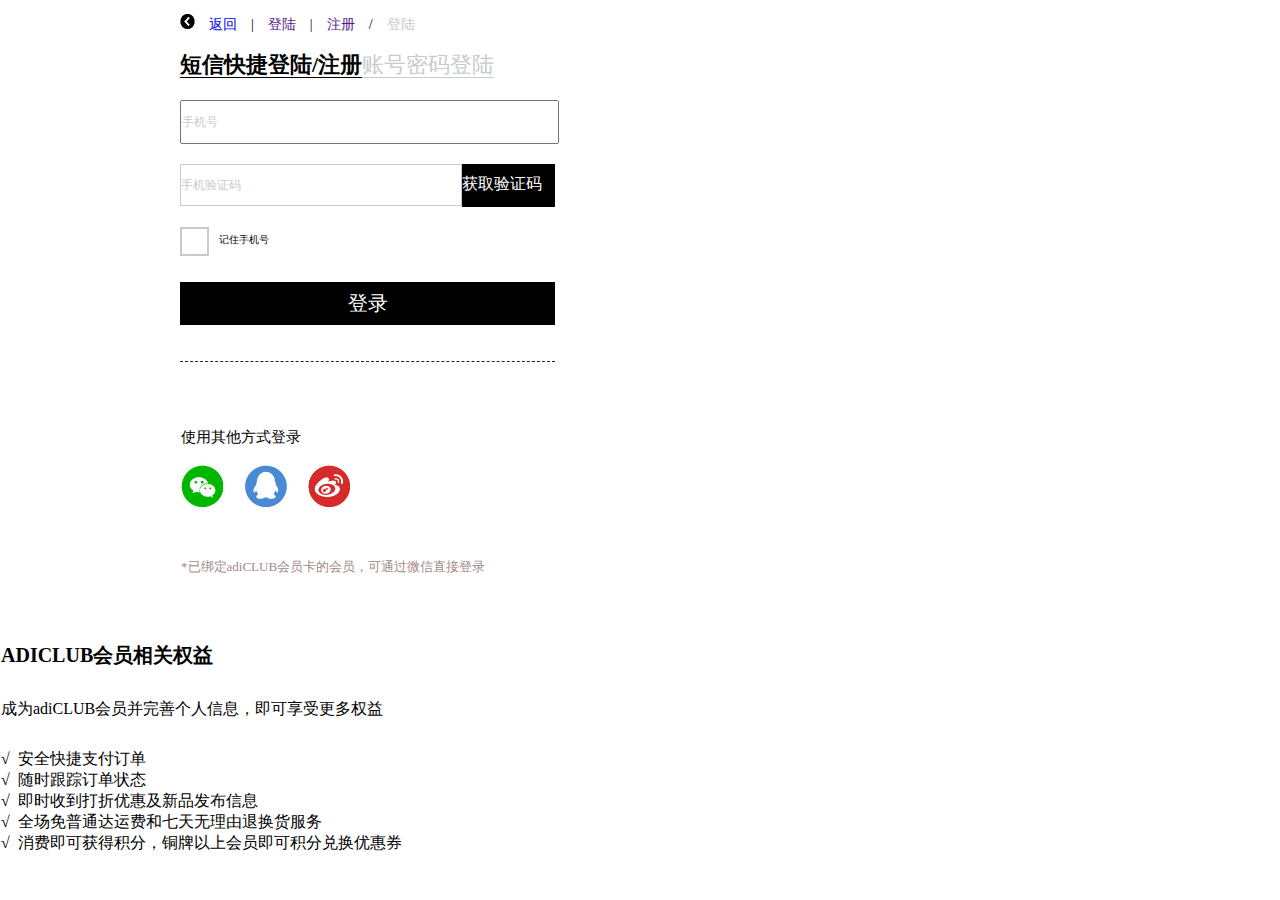
<file: denglu.html>
<!DOCTYPE html>
<html>
	<head>
		<meta charset="utf-8" />
		<title></title>
		<link rel="stylesheet" href="css/denglu.css" /> 
	</head>
	<body>
		<ol>
			<li>
		
		<div class="fanhui">
			<span><img src="img/阿迪达斯官方商城_files/123.jpg" alt=""></span>
			<span><a href="index.html">返回</a></span>
			<span>|</span>
			<span><a href="">登陆</a></span>
			<span>|</span>
			<span><a href="">注册</a></span>
			<span>/</span>
			<span class="bian">登陆</span>
		</div>
		<div class="biaodan">
			<div class="kuaijie">
				<p><span><b>短信快捷登陆/注册</b></span></p>
				<p><span>账号密码登陆</span></p>
				 <input type="text" name="username" value="手机号" /><br />
				<span class="shou">手机验证码</span><span class="huo">获取验证码</span>
				<p class="duigou"></p><p class="phone">记住手机号</p>
				 
			</div>
			<div class="lu">登录</div>
		</div>
		<div class="wei">
			<ul>
				<li>使用其他方式登录</li>
				<li><img src="img/阿迪达斯官方商城_files/wei.jpg" alt=""></li>
				<li>*已绑定adiCLUB会员卡的会员，可通过微信直接登录</li>
			</ul>
		</div>
		</li>
		<li>
			<ul>
				<li><b>ADICLUB会员相关权益</b></li>
				<li>成为adiCLUB会员并完善个人信息，即可享受更多权益</li>
				<li><b>√</b>&nbsp&nbsp安全快捷支付订单</li>
				<li><b>√</b>&nbsp&nbsp随时跟踪订单状态</li>
				<li><b>√</b>&nbsp&nbsp即时收到打折优惠及新品发布信息</li>
				<li><b>√</b>&nbsp&nbsp全场免普通达运费和七天无理由退换货服务</li>
				<li><b>√</b>&nbsp&nbsp消费即可获得积分，铜牌以上会员即可积分兑换优惠券</li>
			</ul>
		</li>
		</ul>
		
	</body>
</html>
</file>
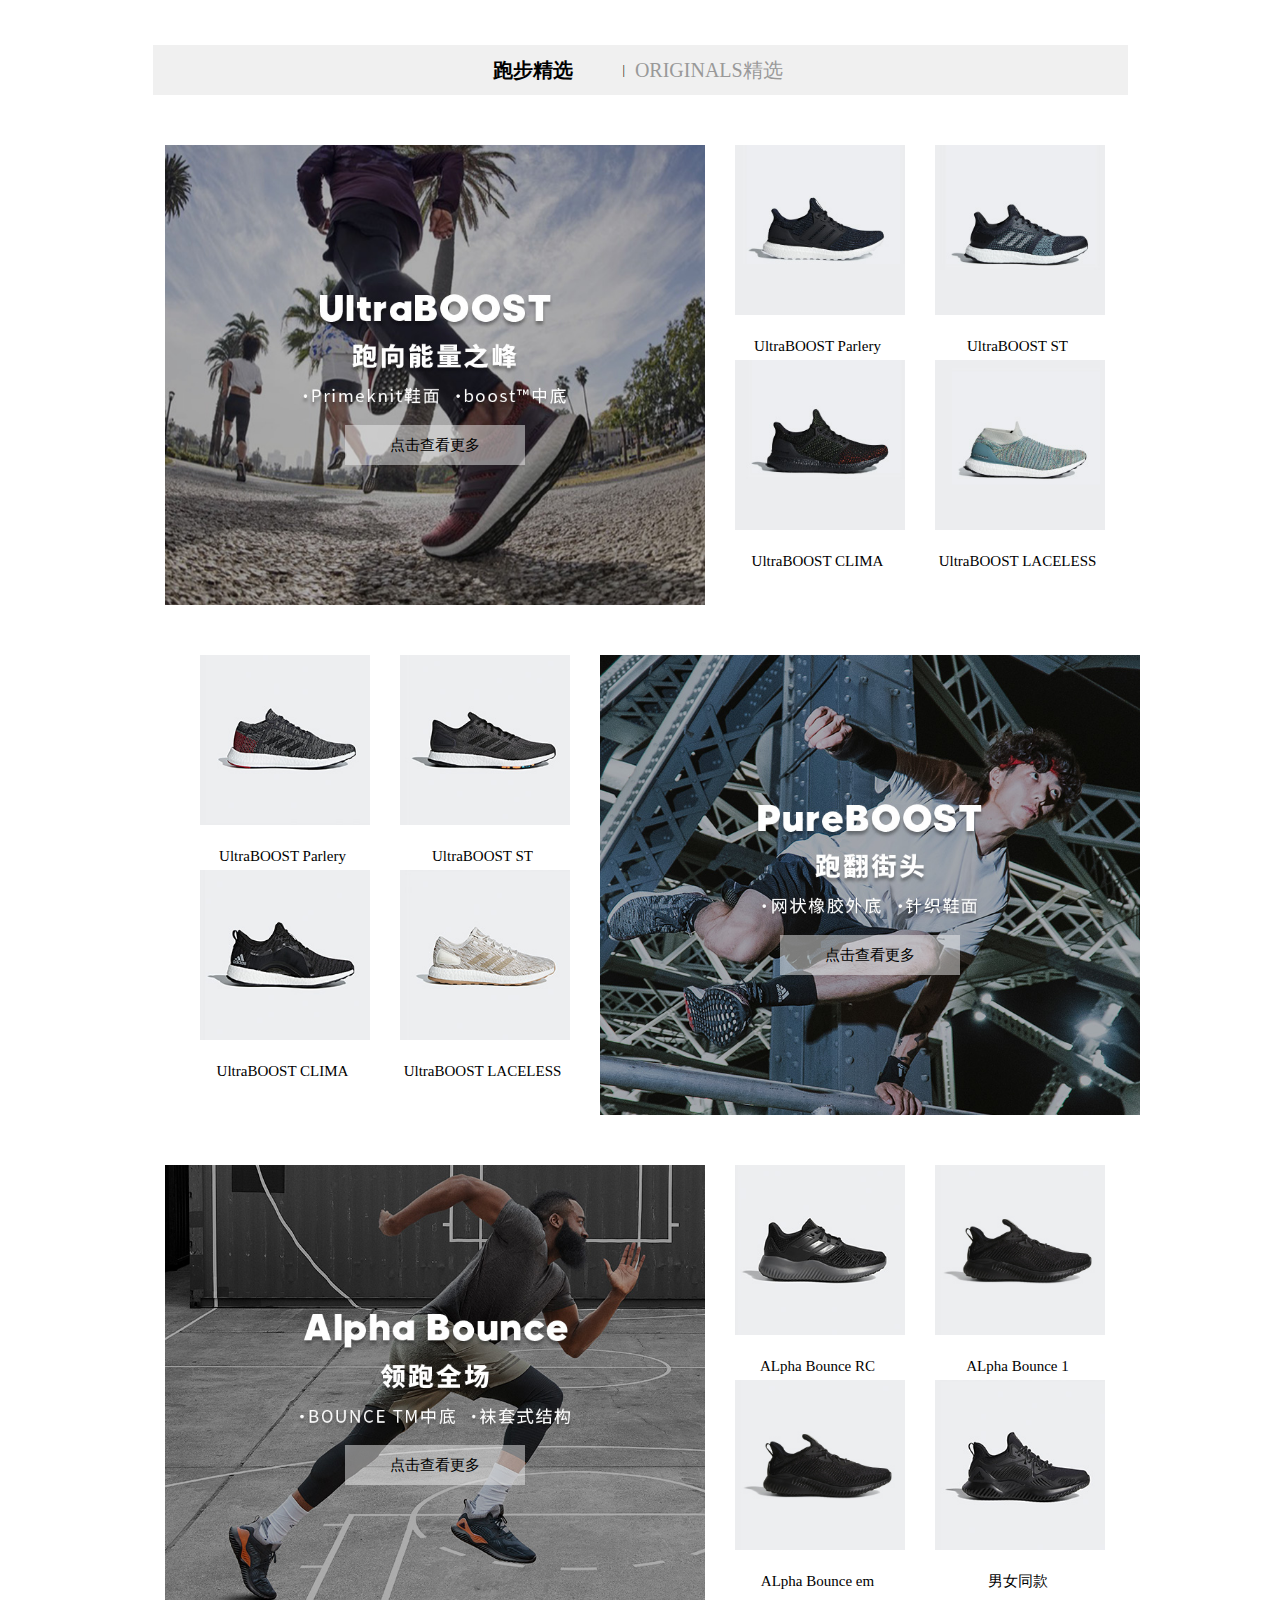
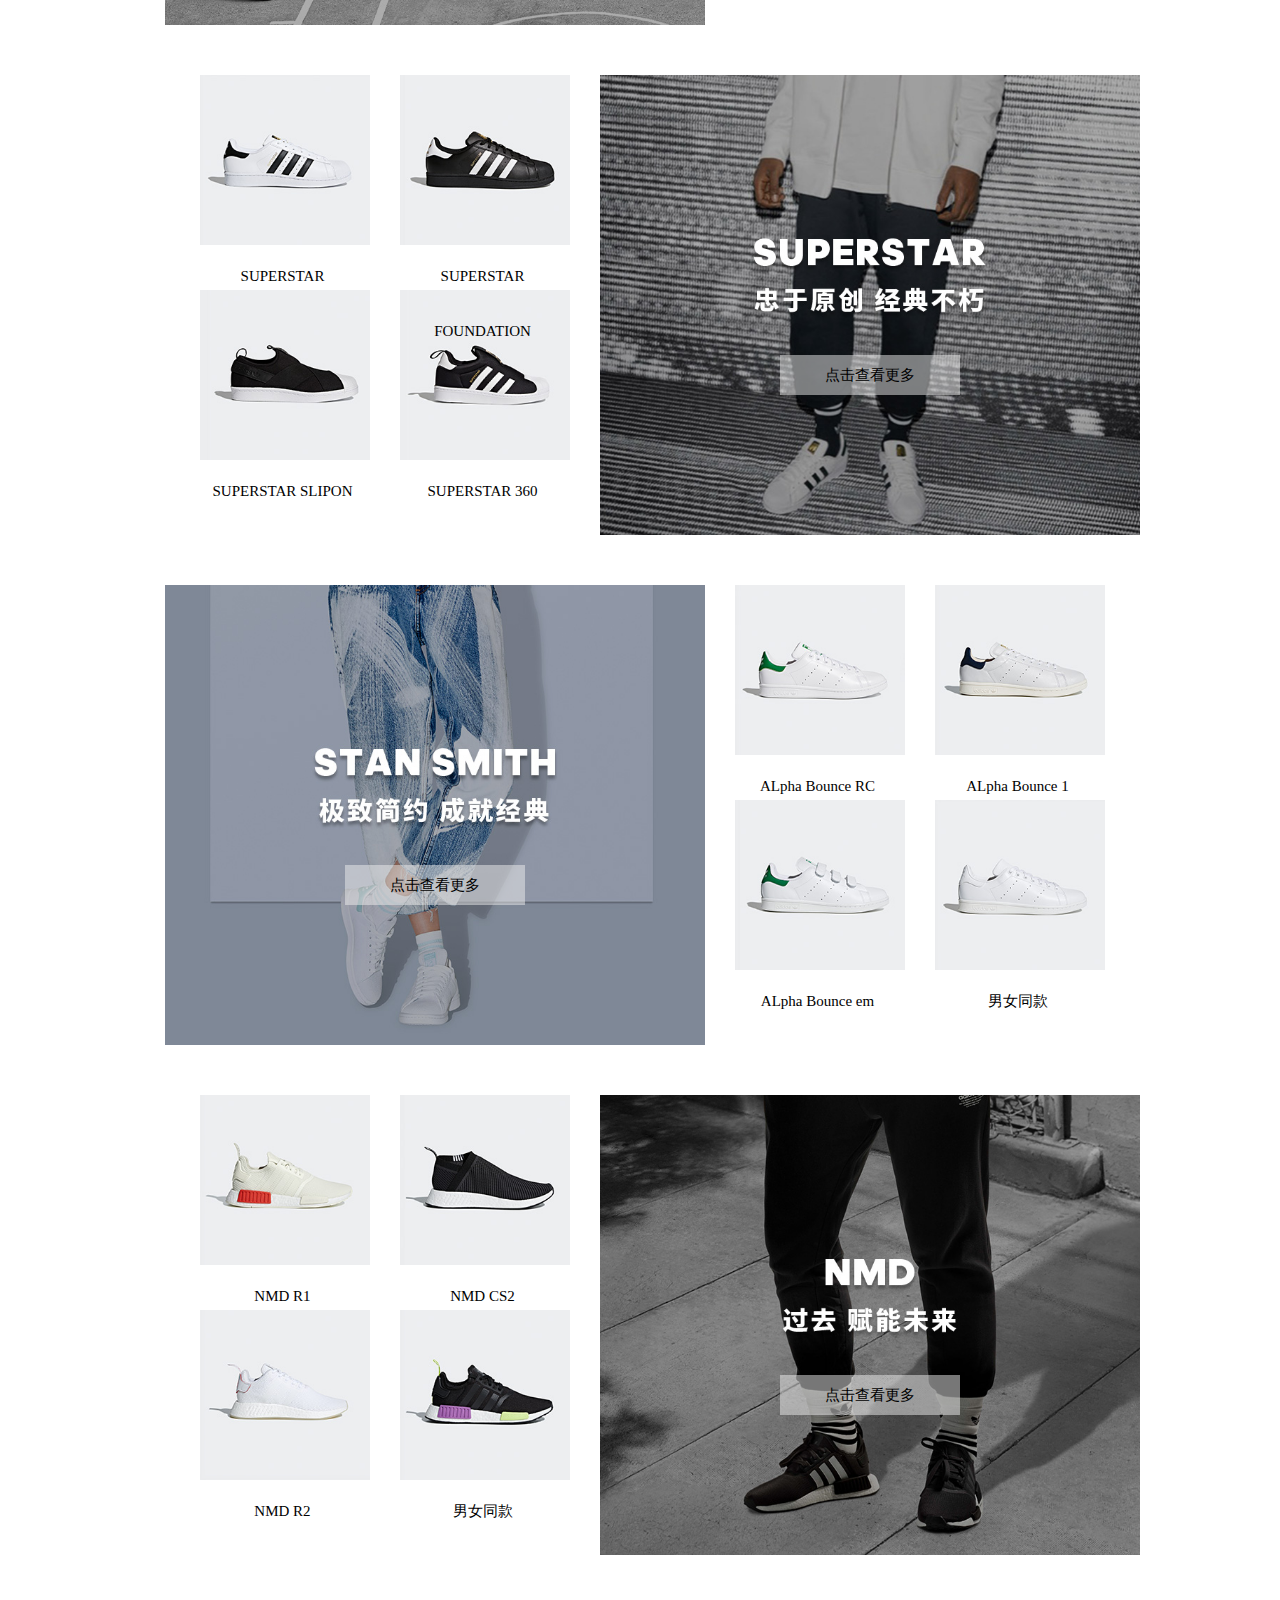
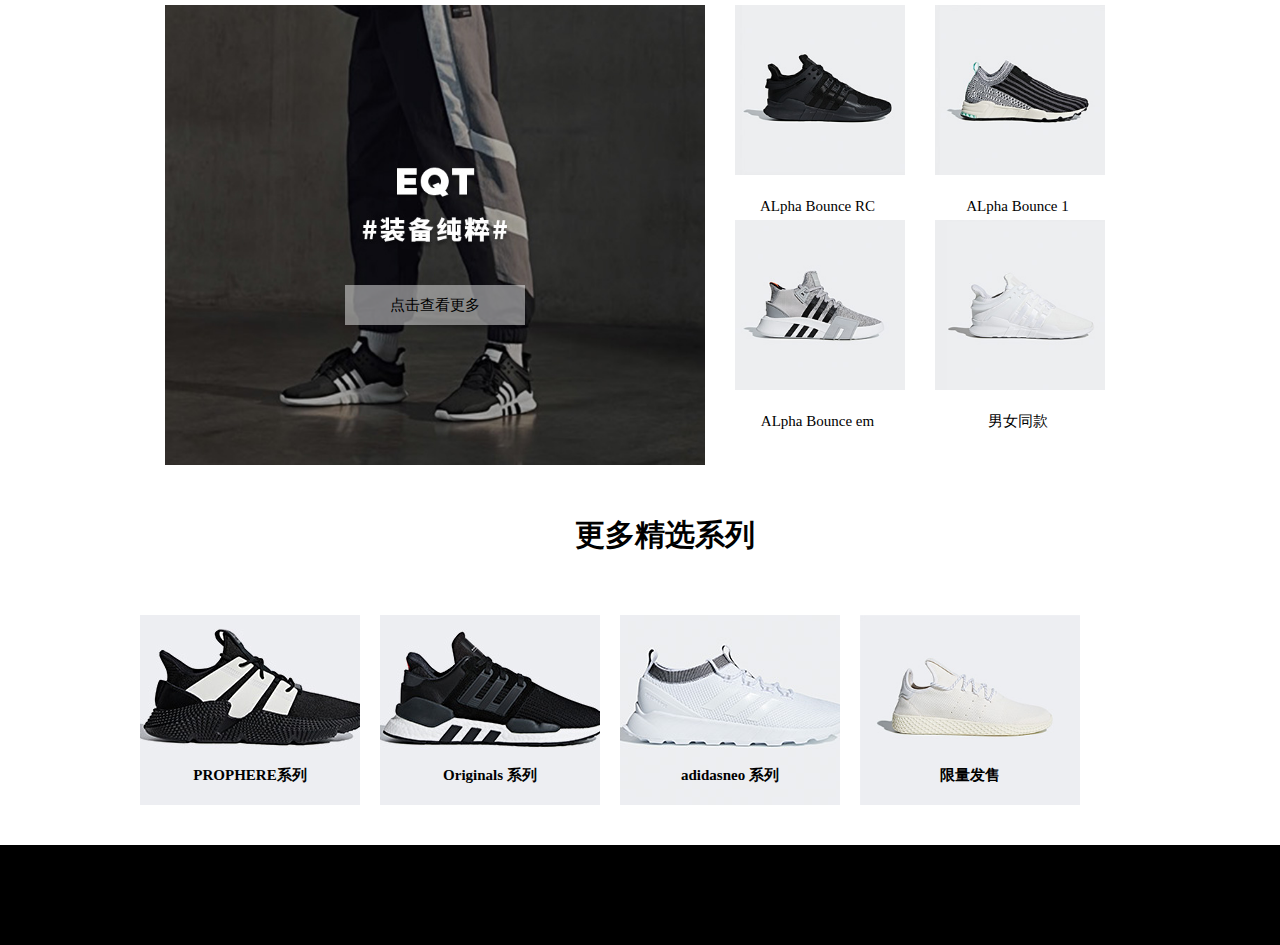
<file: jingxuan.html>
<!DOCTYPE html>
<html>
	<head>
		<meta charset="UTF-8">
		<title></title>
		<link rel="stylesheet" href="css/jingxuan.css" />
	</head>
	<body>
		<div class="kuang">
			<p>跑步精选</p>
			<p>|</p>
			<p>ORIGINALS精选</p>
		</div>
		<div class="boost">
			<ul>
			<li><span>点击查看更多</span></li>
			</ul>
			<ul>
				<li>
				<img src="img/阿迪达斯官方商城_files/jing2.jpg"alt="">
				<p>UltraBOOST Parlery</p>
				
				</li>
				<li>
					<img src="img/阿迪达斯官方商城_files/jing3.jpg"alt="">
				<p>UltraBOOST ST</p>
				</li>
				<li>
					<img src="img/阿迪达斯官方商城_files/jing4.jpg"alt="">
				<p>UltraBOOST CLIMA</p>
				</li>
				<li>
					<img src="img/阿迪达斯官方商城_files/jing5.jpg"alt="">
				<p>UltraBOOST LACELESS</p>
				</li>
			</ul>
		</div>
		<div class="jietou">
			<ul>
				<li>
				<img src="img/阿迪达斯官方商城_files/jing6.jpg"alt="">
				<p>UltraBOOST Parlery</p>
				
				</li>
				<li>
					<img src="img/阿迪达斯官方商城_files/jing7.jpg"alt="">
				<p>UltraBOOST ST</p>
				</li>
				<li>
					<img src="img/阿迪达斯官方商城_files/jing8.jpg"alt="">
				<p>UltraBOOST CLIMA</p>
				</li>
				<li>
					<img src="img/阿迪达斯官方商城_files/jing9.jpg"alt="">
				<p>UltraBOOST LACELESS</p>
				</li>
			</ul>
			<ul>
			<li><span>点击查看更多</span></li>
			</ul>
			<ul>
		</div>
		<div class="quan">
			<ul>
			<li><span>点击查看更多</span></li>
			</ul>
			<ul>
				<li>
				<img src="img/阿迪达斯官方商城_files/jing12.jpg"alt="">
				<p>ALpha Bounce RC</p>
				
				</li>
				<li>
					<img src="img/阿迪达斯官方商城_files/jing13.jpg"alt="">
				<p>ALpha Bounce 1</p>
				</li>
				<li>
					<img src="img/阿迪达斯官方商城_files/jing14.jpg"alt="">
				<p>ALpha Bounce em</p>
				</li>
				<li>
					<img src="img/阿迪达斯官方商城_files/jing15.jpg"alt="">
				<p>男女同款</p>
				</li>
			</ul>
		</div>
		<div class="beike">
			<ul>
				<li>
				<img src="img/阿迪达斯官方商城_files/jing16.jpg"alt="">
				<p>SUPERSTAR</p>
				
				</li>
				<li>
					<img src="img/阿迪达斯官方商城_files/jing17.jpg"alt="">
				<p>SUPERSTAR FOUNDATION</p>
				</li>
				<li>
					<img src="img/阿迪达斯官方商城_files/jing18.jpg"alt="">
				<p>SUPERSTAR SLIPON</p>
				</li>
				<li>
					<img src="img/阿迪达斯官方商城_files/jing19.jpg"alt="">
				<p>SUPERSTAR 360</p>
				</li>
			</ul>
			<ul>
			<li><span>点击查看更多</span></li>
			</ul>
			<ul>
		</div>
		<div class="jian">
			<ul>
			<li><span>点击查看更多</span></li>
			</ul>
			<ul>
				<li>
				<img src="img/阿迪达斯官方商城_files/jing22.jpg"alt="">
				<p>ALpha Bounce RC</p>
				
				</li>
				<li>
					<img src="img/阿迪达斯官方商城_files/jing23.jpg"alt="">
				<p>ALpha Bounce 1</p>
				</li>
				<li>
					<img src="img/阿迪达斯官方商城_files/jing24.jpg"alt="">
				<p>ALpha Bounce em</p>
				</li>
				<li>
					<img src="img/阿迪达斯官方商城_files/jing25.jpg"alt="">
				<p>男女同款</p>
				</li>
			</ul>
		</div>
		<div class="nmd">
			<ul>
				<li>
				<img src="img/阿迪达斯官方商城_files/jing26.jpg"alt="">
				<p>NMD R1</p>
				
				</li>
				<li>
					<img src="img/阿迪达斯官方商城_files/jing27.jpg"alt="">
				<p>NMD CS2</p>
				</li>
				<li>
					<img src="img/阿迪达斯官方商城_files/jing28.jpg"alt="">
				<p>NMD R2</p>
				</li>
				<li>
					<img src="img/阿迪达斯官方商城_files/jing29.jpg"alt="">
				<p>男女同款</p>
				</li>
			</ul>
			<ul>
			<li><span>点击查看更多</span></li>
			</ul>
			<ul>
		</div>
		<div class="eqt">
			<ul>
			<li><span>点击查看更多</span></li>
			</ul>
			<ul>
				<li>
				<img src="img/阿迪达斯官方商城_files/jing32.jpg"alt="">
				<p>ALpha Bounce RC</p>
				
				</li>
				<li>
					<img src="img/阿迪达斯官方商城_files/jing33.jpg"alt="">
				<p>ALpha Bounce 1</p>
				</li>
				<li>
					<img src="img/阿迪达斯官方商城_files/jing34.jpg"alt="">
				<p>ALpha Bounce em</p>
				</li>
				<li>
					<img src="img/阿迪达斯官方商城_files/jing35.jpg"alt="">
				<p>男女同款</p>
				</li>
			</ul>
		</div>
		<div class="xilie">
			<p>更多精选系列</p>
		</div>
		<div class="fenlei">
			<ul>
			<li><p>PROPHERE系列</p></li>
			<li><p>Originals 系列</p></li>
			<li><p>adidasneo 系列</p></li>
			<li><p>限量发售</p></li>
			</ul>
		</div>
		<div class="flood"></div>
	</body>
</html>
</file>
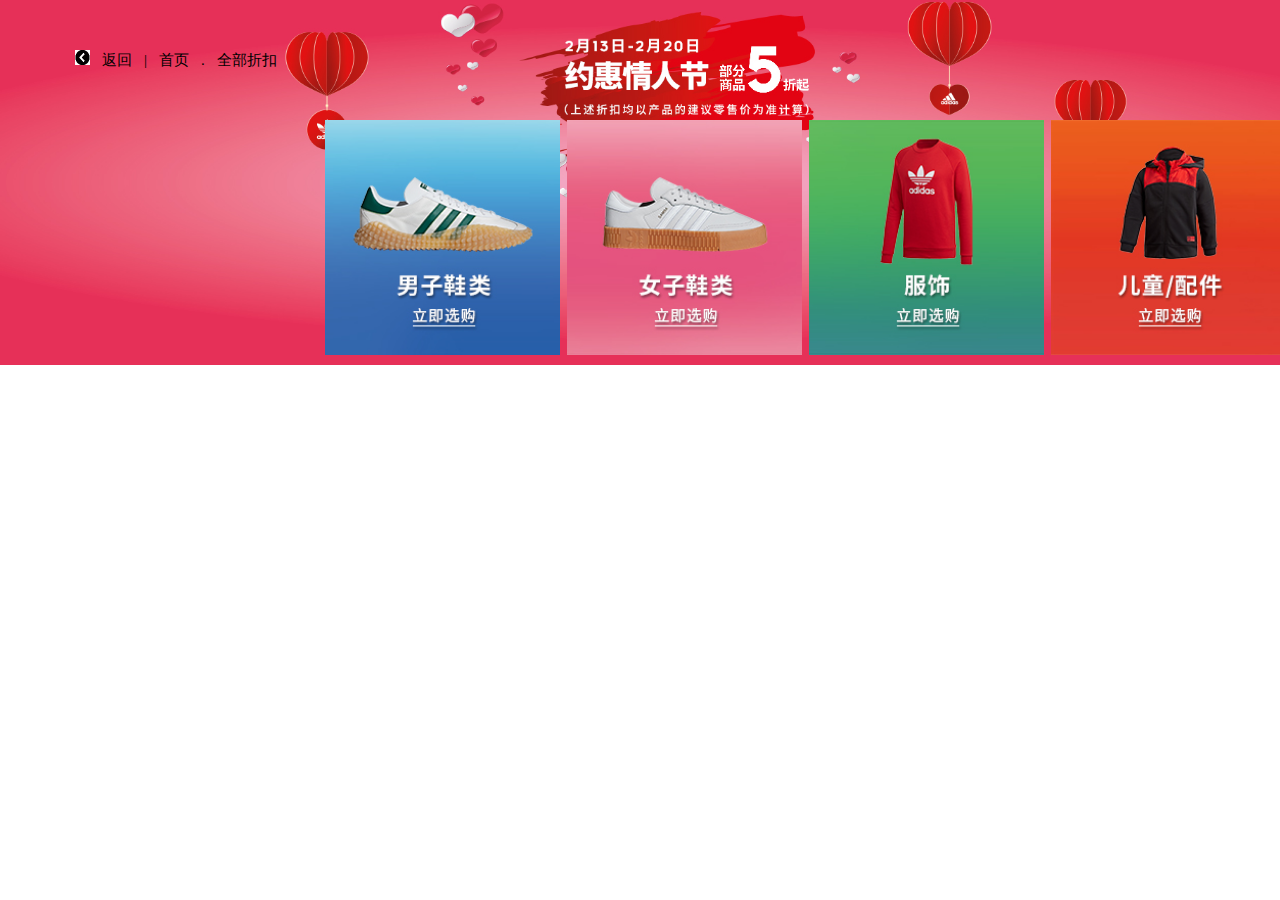
<file: shangpin.html>
<!DOCTYPE html>
<html>
	<head>
		<meta charset="UTF-8">
		<title></title>
		<link rel="stylesheet" href="css/shangpin.css" />
	</head>
	<body>
		<div class="datu">
		<div class="fanhui">
			<span><a href="adidas.html"><img src="img/阿迪达斯官方商城_files/123.jpg"></a></span>
			<span>返回</span>
			<span>|</span>
			<span><a href="adidas.html">首页</a></span>
			<span>.</span>
			<span>全部折扣</span>
		</div>
		<div class="caidan">
			<ul>
				<li></li>
				<li></li>
				<li></li>
				<li></li>
			</ul>
		</div>
		</div>
		
	</body>
</html>
</file>
<file: css/denglu.css>
* {
						margin: 0;
						padding: 0;
					}
					a{text-decoration: none;}
					li{list-style:none;}
					ol li{
						float:left;
						width:670px;
						
					}
					.fanhui{
						width:1350px;
						height:50px;
					}
					.fanhui span{
						padding-left:10px;
						font-size:14px;
						line-height:50px;
						
					}
					.fanhui span:nth-child(1){
						padding-left:180px;
					}
					.fanhui span img{
						display:inline-block;
						width:15px;
						height:15px;
					}
					.fanhui .bian{
						color:#C8CBCC;
					}
					.biaodan {
						box-sizing: border-box;
						border-bottom:1px dashed #232323;
						margin-left:180px;
						width:375px;
						height:312px;
					}
					.biaodan .kuaijie p{
						font-size:22px;
						float:left;
					}
					.biaodan .kuaijie p:nth-child(1) span{
						border-bottom:1px solid #000;
					}
					.biaodan .kuaijie p:nth-child(2) span{
						color:#c8cbcc;
						border-bottom: 1px solid #c8cbcc;
					}
					.biaodan .kuaijie input{
						width:375px;
						height:40px;
						margin-top:20px;
						font-size:12px;
						color:#C8CBCC;
					}
					.biaodan .kuaijie .shou{
						display: inline-block;
						width:280px;
						height:40px;
						border:1px solid #c8cbcc;
						font-size:12px;
						color:#C8CBCC;
						line-height:40px;
						margin-top:20px;
					}
					.biaodan .kuaijie .huo{
						background:#000000;
						color:#FFFFFF;
						width:93px;
						height:43px;
						line-height:40px;
						display:inline-block;
					}
					.biaodan .kuaijie .duigou{
						width:25px;
						height:25px;
						border:2px solid #C8CBCC;
						margin-top:20px;
					}
					.biaodan .kuaijie .phone{
						height:25px;
						font-size:10px;
						padding-left:10px;
						line-height: 25px;
						padding-top:20px;
					}
					.biaodan  .lu{
						margin-top:75px;
						width:375px;
						height:43px;
						background: #000000;
						font-size:20px;
						line-height:43px;
						color:#FFFFFF;
						text-align: center;
					}
					.wei{
						margin-left:180px;
					}
					.wei ul li:nth-child(1){
						font-size:15px;
						line-height: 50px;
					}
					.wei ul li:nth-child(2) img{
						width:170px;
						height:44px;
					}
					.wei ul li:nth-child(3){
						font-size:13px;
						color:#a38a88;
						line-height:50px;
					}
					ol li ul {
						margin-top:50px;
						border-left:1px solid #000000;
					}
					ol li ul li{
						box-sizing: border-box;
					}
					ol li ul li:nth-child(1){
						font-size:20px;
					}
					ol li ul li:nth-child(2){
						line-height:80px;
					}
</file>
<file: css/jingxuan.css>
*{
						margin:0;
						padding:0;
					}
					li{
						list-style:none;
					}
					.kuang{
						width:975px;
						height:50px;
						margin:45px auto;
						background:#f0f0f0;
					}
					.kuang p{
						float:left;
						line-height:50px;
					}
					.kuang p:nth-of-type(1){
						font-size:20px;
						font-weight:800;
						margin-left:340px;
						margin-right:50px;
					}
					.kuang p:nth-of-type(2){
						font-size:12px;
						margin-right:10px;
					}
					.kuang p:nth-of-type(3){
						font-size:20px;
						color:#999999;
					}
					.boost{
						width:950px;
						height:460px;
						margin:50px auto;
					}
					.boost ul{
						float:left;						
					}
					.boost ul:nth-of-type(1){
						background:url(../img/阿迪达斯官方商城_files/jing1.jpg) no-repeat center;
						background-size:100% 100%;
						width:540px;
						height:460px;
					}
					.boost ul:nth-of-type(1) li{
						width:180px;
						height:40px;
						font-size:15px;
						line-height:40px;
						text-align:center;
						background:rgba(238,237,238,0.5);
						margin-top:280px;
						margin-left:180px;
					}
					.boost ul:nth-of-type(1) li:hover{
						color:#999999;
					}
					.boost ul:nth-of-type(2){
						width:400px;
						height:460px;
					}
					.boost ul:nth-of-type(2) li{
						float:left;
						width:170px;
						height:215px;
						margin-left:30px;
					}
					.boost ul:nth-of-type(2) li img{
						width:170px;
						height:170px;
					}
					.boost ul:nth-of-type(2) li p{
						font-size:15px;
						width:165px;
						height:55px;
						line-height:55px;
						text-align: center;
						position:absolute;
					}
					.jietou{
					   width:1000px;
						height:460px;
						margin:50px auto;
					}
					.jietou ul{
						float:left;
					}
					.jietou ul:nth-of-type(1){
						width:400px;
						height:460px;
						margin-left:30px;
					}
					.jietou ul:nth-of-type(1) li{
						float:left;
						width:170px;
						height:215px;
						margin-left:30px;
					}
					.jietou ul:nth-of-type(1) li img{
						width:170px;
						height:170px;
					}
					.jietou ul:nth-of-type(1) li p{
						font-size:15px;
						width:165px;
						height:55px;
						line-height:55px;
						text-align: center;
						position:absolute;
					}
					.jietou ul:nth-of-type(2){
						background:url(../img/阿迪达斯官方商城_files/jing10.jpg) no-repeat center;
						background-size:100% 100%;
						width:540px;
						height:460px;
						margin-left:30px;
					}
					.jietou ul:nth-of-type(2) li{
						width:180px;
						height:40px;
						font-size:15px;
						line-height:40px;
						text-align:center;
						background:rgba(238,237,238,0.5);
						margin-top:280px;
						margin-left:180px;
					}
					.jietou ul:nth-of-type(2) li:hover{
						color:#999999;
					}
						.quan{
						width:950px;
						height:460px;
						margin:50px auto;
					}
					.quan ul{
						float:left;						
					}
					.quan ul:nth-of-type(1){
						background:url(../img/阿迪达斯官方商城_files/jing11.jpg) no-repeat center;
						background-size:100% 100%;
						width:540px;
						height:460px;
					}
					.quan ul:nth-of-type(1) li{
						width:180px;
						height:40px;
						font-size:15px;
						line-height:40px;
						text-align:center;
						background:rgba(238,237,238,0.5);
						margin-top:280px;
						margin-left:180px;
					}
					.quan ul:nth-of-type(1) li:hover{
						color:#999999;
					}
					.quan ul:nth-of-type(2){
						width:400px;
						height:460px;
					}
					.quan ul:nth-of-type(2) li{
						float:left;
						width:170px;
						height:215px;
						margin-left:30px;
					}
					.quan ul:nth-of-type(2) li img{
						width:170px;
						height:170px;
					}
					.quan ul:nth-of-type(2) li p{
						font-size:15px;
						width:165px;
						height:55px;
						line-height:55px;
						text-align: center;
						position:absolute;
					}
					.beike{
					   width:1000px;
						height:460px;
						margin:50px auto;
					}
					.beike ul{
						float:left;
					}
					.beike  ul:nth-of-type(1){
						width:400px;
						height:460px;
						margin-left:30px;
					}
					.beike ul:nth-of-type(1) li{
						float:left;
						width:170px;
						height:215px;
						margin-left:30px;
					}
					.beike ul:nth-of-type(1) li img{
						width:170px;
						height:170px;
					}
					.beike ul:nth-of-type(1) li p{
						font-size:15px;
						width:165px;
						height:55px;
						line-height:55px;
						text-align: center;
						position:absolute;
					}
					.beike ul:nth-of-type(2){
						background:url(../img/阿迪达斯官方商城_files/jing20.jpg) no-repeat center;
						background-size:100% 100%;
						width:540px;
						height:460px;
						margin-left:30px;
					}
					.beike ul:nth-of-type(2) li{
						width:180px;
						height:40px;
						font-size:15px;
						line-height:40px;
						text-align:center;
						background:rgba(238,237,238,0.5);
						margin-top:280px;
						margin-left:180px;
					}
					.beike ul:nth-of-type(2) li:hover{
						color:#999999;
					}
					.jian{
						width:950px;
						height:460px;
						margin:50px auto;
					}
					.jian ul{
						float:left;						
					}
					.jian ul:nth-of-type(1){
						background:url(../img/阿迪达斯官方商城_files/jing21.jpg) no-repeat center;
						background-size:100% 100%;
						width:540px;
						height:460px;
					}
					.jian ul:nth-of-type(1) li{
						width:180px;
						height:40px;
						font-size:15px;
						line-height:40px;
						text-align:center;
						background:rgba(238,237,238,0.5);
						margin-top:280px;
						margin-left:180px;
					}
					.jian ul:nth-of-type(1) li:hover{
						color:#999999;
					}
					.jian ul:nth-of-type(2){
						width:400px;
						height:460px;
					}
					.jian ul:nth-of-type(2) li{
						float:left;
						width:170px;
						height:215px;
						margin-left:30px;
					}
					.jian ul:nth-of-type(2) li img{
						width:170px;
						height:170px;
					}
					.jian ul:nth-of-type(2) li p{
						font-size:15px;
						width:165px;
						height:55px;
						line-height:55px;
						text-align: center;
						position:absolute;
					}
					.nmd{
					   width:1000px;
						height:460px;
						margin:50px auto;
					}
					.nmd ul{
						float:left;
					}
					.nmd  ul:nth-of-type(1){
						width:400px;
						height:460px;
						margin-left:30px;
					}
					.nmd ul:nth-of-type(1) li{
						float:left;
						width:170px;
						height:215px;
						margin-left:30px;
					}
					.nmd ul:nth-of-type(1) li img{
						width:170px;
						height:170px;
					}
					.nmd ul:nth-of-type(1) li p{
						font-size:15px;
						width:165px;
						height:55px;
						line-height:55px;
						text-align: center;
						position:absolute;
					}
					.nmd ul:nth-of-type(2){
						background:url(../img/阿迪达斯官方商城_files/jing30.jpg) no-repeat center;
						background-size:100% 100%;
						width:540px;
						height:460px;
						margin-left:30px;
					}
					.nmd ul:nth-of-type(2) li{
						width:180px;
						height:40px;
						font-size:15px;
						line-height:40px;
						text-align:center;
						background:rgba(238,237,238,0.5);
						margin-top:280px;
						margin-left:180px;
					}
					.nmd ul:nth-of-type(2) li:hover{
						color:#999999;
					}
					.eqt{
						width:950px;
						height:460px;
						margin:50px auto;
					}
					.eqt ul{
						float:left;						
					}
					.eqt ul:nth-of-type(1){
						background:url(../img/阿迪达斯官方商城_files/jing31.jpg) no-repeat center;
						background-size:100% 100%;
						width:540px;
						height:460px;
					}
					.eqt ul:nth-of-type(1) li{
						width:180px;
						height:40px;
						font-size:15px;
						line-height:40px;
						text-align:center;
						background:rgba(238,237,238,0.5);
						margin-top:280px;
						margin-left:180px;
					}
					.eqt ul:nth-of-type(1) li:hover{
						color:#999999;
					}
					.eqt ul:nth-of-type(2){
						width:400px;
						height:460px;
					}
					.eqt ul:nth-of-type(2) li{
						float:left;
						width:170px;
						height:215px;
						margin-left:30px;
					}
					.eqt ul:nth-of-type(2) li img{
						width:170px;
						height:170px;
					}
					.eqt ul:nth-of-type(2) li p{
						font-size:15px;
						width:165px;
						height:55px;
						line-height:55px;
						text-align: center;
						position:absolute;
					}
					.xilie{
						width:1350px;
						height:100px;
					}
					.xilie p{
						font-size:30px;
						font-weight:800;
						margin:auto;
						width:200px;
						height:100px;
					}
					.fenlei{
						width:1000px;
						height:190px;
						margin:auto;
						margin-bottom:40px;
					}
					.fenlei ul li{
						float:left;
						width:220px;
						height:190px;
						margin-right:20px;
					}
					.fenlei ul li:nth-of-type(1){
						background:url(../img/阿迪达斯官方商城_files/jing36.jpg)no-repeat center;
					}
					.fenlei ul li:nth-of-type(2){
						background:url(../img/阿迪达斯官方商城_files/jing37.jpg)no-repeat center;
					}
					.fenlei ul li:nth-of-type(3){
						background:url(../img/阿迪达斯官方商城_files/jing38.jpg)no-repeat center;
					}
					.fenlei ul li:nth-of-type(4){
						background:url(../img/阿迪达斯官方商城_files/jing39.jpg)no-repeat center;
					background-size:100% 100%;
					}
					
					.fenlei ul li p{
						width:220px;
						line-height:40px;
						text-align: center;
						margin:auto;
						font-size:15px;
						font-weight:900;
						margin-top:140px;
					}
					 .flood{
					 	width:1350px;
					 	height:100px;
					 	background:#000000;
					 }
</file>
<file: css/shangpin.css>
*{
						margin:0;
						padding:0;
					}
					li{
						list-style: none;
					}
					.datu{
						background:url(../img/阿迪达斯官方商城_files/pin1.jpg)no-repeat center;
						background-size:100% 100%;
						width:1350px;
						height:365px;
					}
					.datu .fanhui{
						width:1350px;
						height:20px;
						padding-top:50px;
					}
					.datu .fanhui span{
						font-size:15px;
						line-height:20px;
						margin-right:8px;
					}
					.datu .fanhui span:nth-child(1){
						margin-left:75px;
					}
					.datu .fanhui span:nth-child(1) img{
						width:15px;
						height:15px;
					}
					.datu .fanhui span:nth-child(4) a{
						text-decoration:none;
						color:#000000;
					}
					.datu .caidan ul{
						margin-top:50px;
					}
					.datu .caidan ul li{
						float:left;
						width:235px;
						height:235px;
						margin-left:7px;
					}
					.datu .caidan ul li:nth-of-type(1){
						margin-left:325px;
						background:url(../img/阿迪达斯官方商城_files/pin2.jpg)no-repeat center;
						background-size:100% 100%;
					}
					.datu .caidan ul li:nth-of-type(2){
						background:url(../img/阿迪达斯官方商城_files/pin3.jpg)no-repeat center;
						background-size:100% 100%;
					}
					.datu .caidan ul li:nth-of-type(3){
						background:url(../img/阿迪达斯官方商城_files/pin4.jpg)no-repeat center;
						background-size:100% 100%;
					}
					.datu .caidan ul li:nth-of-type(4){
						background:url(../img/阿迪达斯官方商城_files/pin5.jpg)no-repeat center;
						background-size:100% 100%;
					}
</file>
